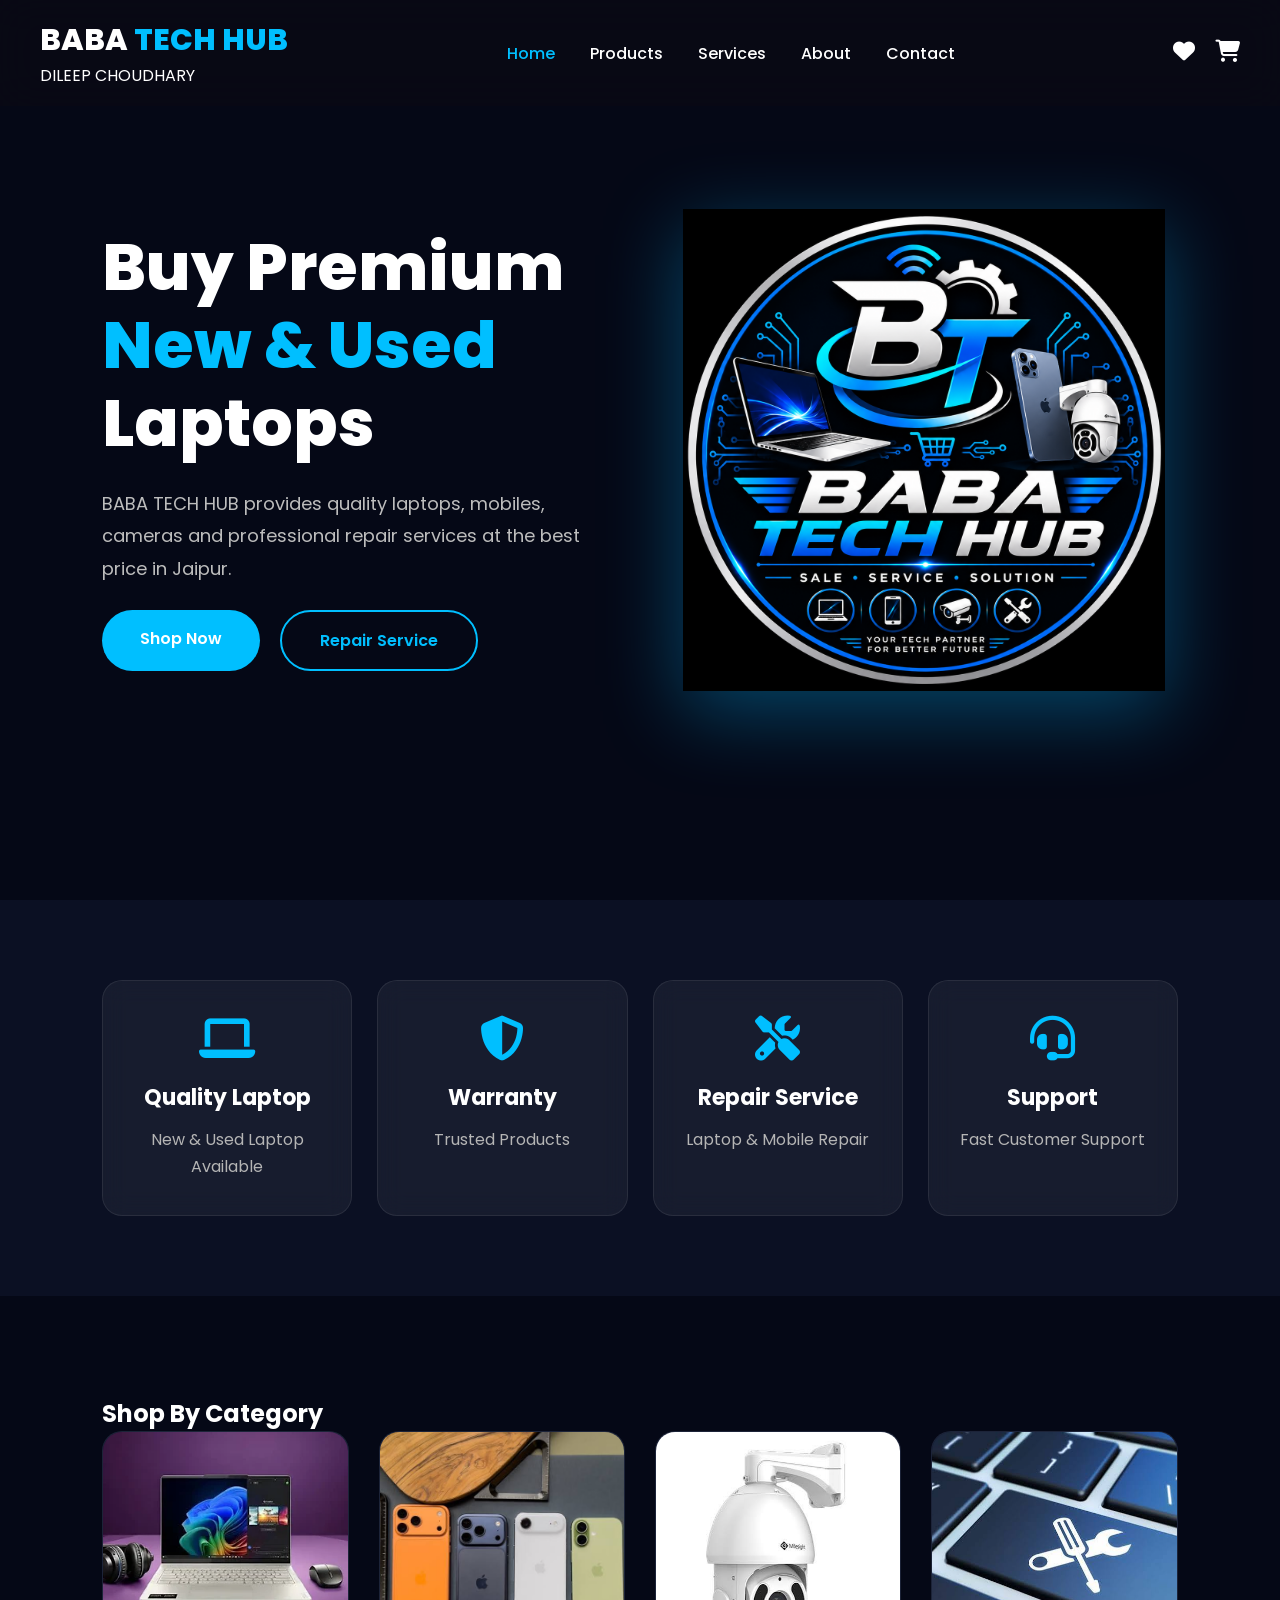
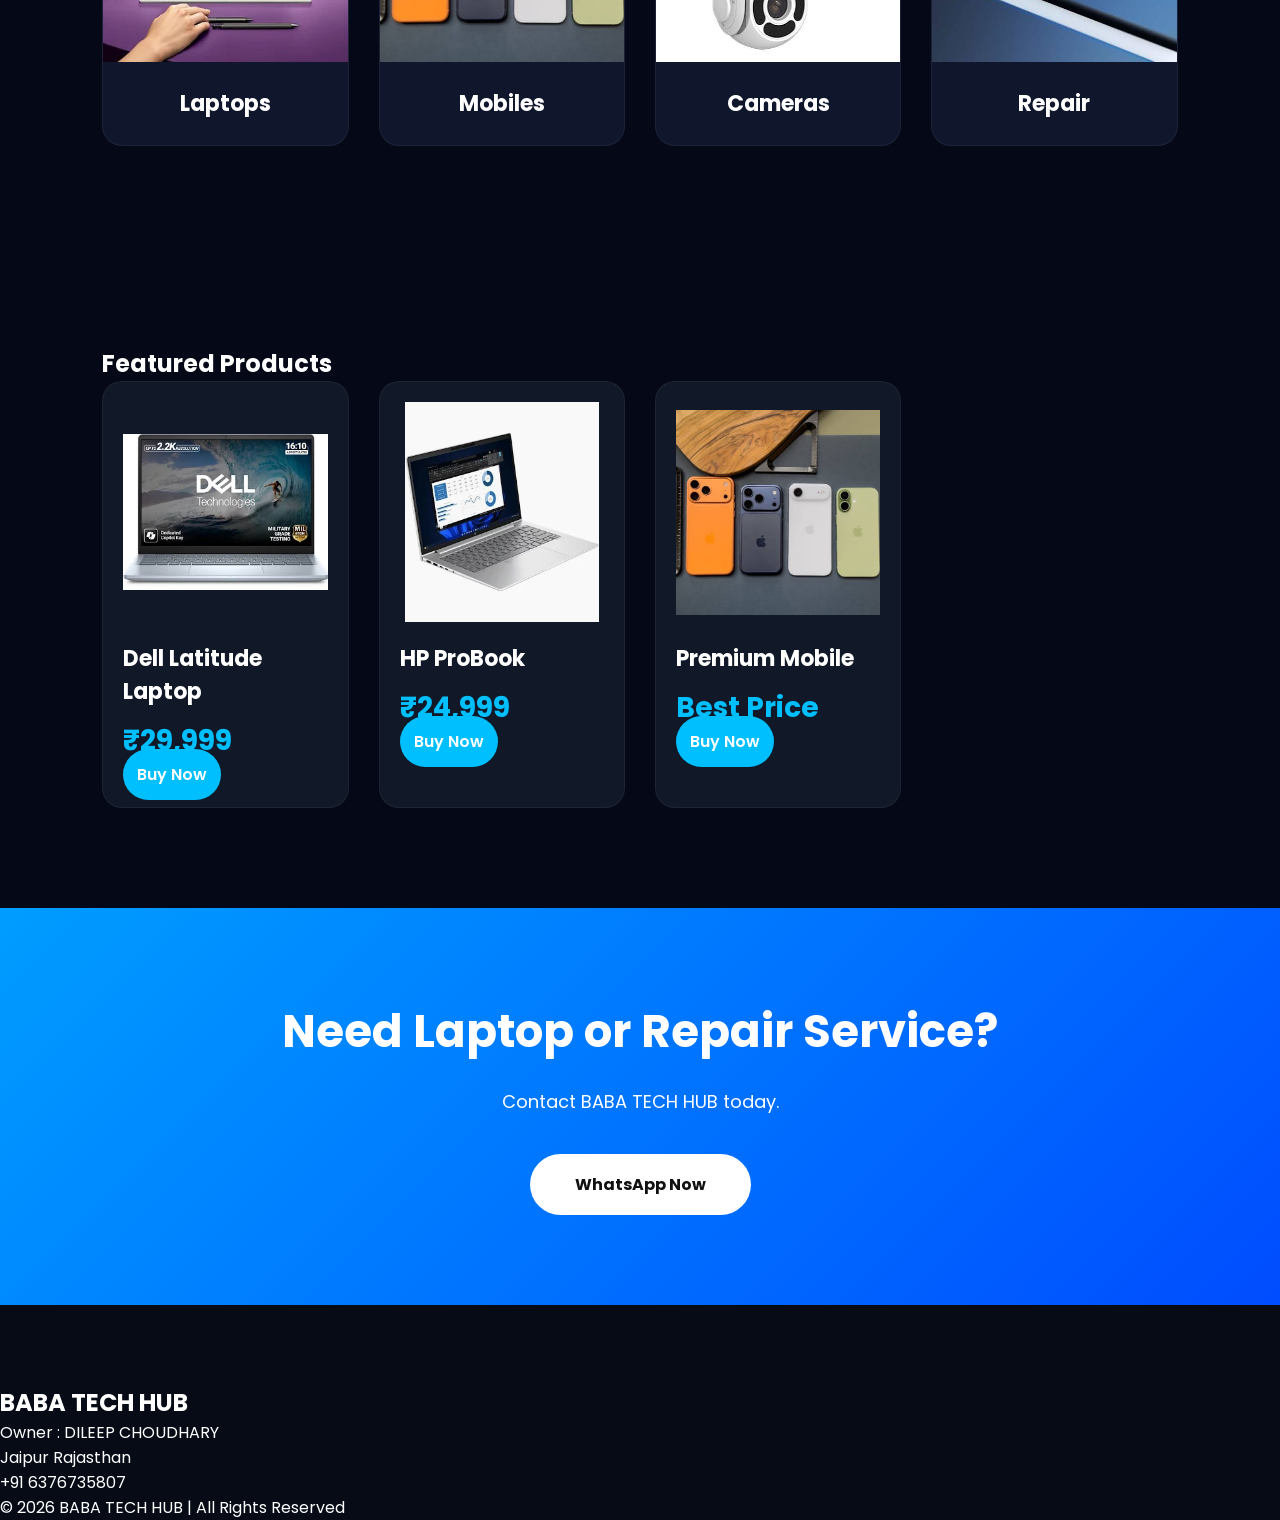
<file: index.html>
<!DOCTYPE html>
<html lang="en">

<head>

<meta charset="UTF-8">
<meta name="viewport" content="width=device-width, initial-scale=1.0">

<meta name="google-site-verification" content="r-PW5sBsx-Jl_6HyznqyZMeEhke3URz8mM5YTH2CcD0">

<title>BABA TECH HUB | New & Used Laptop Shop Jaipur</title>

<meta name="description" content="BABA TECH HUB Jaipur - Buy new and second hand laptops, mobiles, cameras and repair services.">


<link rel="stylesheet" href="css/style.css">

<link rel="stylesheet" href="css/responsive.css">


<link rel="stylesheet"
href="https://cdnjs.cloudflare.com/ajax/libs/font-awesome/6.7.2/css/all.min.css">

</head>


<body>


<header>

<nav class="navbar">


<div class="logo">

<h2>
BABA <span>TECH HUB</span>
</h2>

<p>DILEEP CHOUDHARY</p>

</div>



<ul class="nav-links">


<li>
<a href="index.html" class="active">
Home
</a>
</li>


<li>
<a href="products.html">
Products
</a>
</li>


<li>
<a href="services.html">
Services
</a>
</li>


<li>
<a href="about.html">
About
</a>
</li>


<li>
<a href="contact.html">
Contact
</a>
</li>


</ul>



<div class="nav-icons">

<a href="wishlist.html">
<i class="fa-solid fa-heart"></i>
</a>


<a href="cart.html">
<i class="fa-solid fa-cart-shopping"></i>
</a>

</div>


</nav>

</header>




<section class="hero">


<div class="hero-left">


<h1>

Buy Premium

<span>
New & Used
</span>

Laptops

</h1>



<p>

BABA TECH HUB provides quality laptops,
mobiles, cameras and professional repair services
at the best price in Jaipur.

</p>



<div class="hero-buttons">


<a href="products.html" class="btn-primary">
Shop Now
</a>



<a href="services.html" class="btn-secondary">
Repair Service
</a>


</div>


</div>




<div class="hero-right">


<img src="baba.png" alt="BABA TECH HUB Logo">


</div>


</section>






<section class="features">


<div class="feature">

<i class="fa-solid fa-laptop"></i>

<h3>
Quality Laptop
</h3>

<p>
New & Used Laptop Available
</p>

</div>



<div class="feature">

<i class="fa-solid fa-shield-halved"></i>

<h3>
Warranty
</h3>

<p>
Trusted Products
</p>

</div>



<div class="feature">

<i class="fa-solid fa-screwdriver-wrench"></i>

<h3>
Repair Service
</h3>

<p>
Laptop & Mobile Repair
</p>

</div>



<div class="feature">

<i class="fa-solid fa-headset"></i>

<h3>
Support
</h3>

<p>
Fast Customer Support
</p>

</div>


</section>






<section class="categories">


<h2>
Shop By Category
</h2>



<div class="category-grid">



<div class="category-card">

<img src="shopping.png" alt="Laptops">

<h3>
Laptops
</h3>

</div>




<div class="category-card">

<img src="iphone.png" alt="iPhone">

<h3>
Mobiles
</h3>

</div>




<div class="category-card">

<img src="camera.png" alt="Camera">

<h3>
Cameras
</h3>

</div>




<div class="category-card">

<img src="services.png" alt="Repair">

<h3>
Repair
</h3>

</div>


</div>


</section>






<section class="featured-products">


<h2>
Featured Products
</h2>


<div class="products-grid">



<div class="product-card">

<img src="dell.png" alt="Dell Laptop">

<h3>
Dell Latitude Laptop
</h3>

<p class="price">
₹29,999
</p>

<a href="contact.html" class="buy-btn">
Buy Now
</a>

</div>




<div class="product-card">

<img src="hp.png" alt="HP Laptop">

<h3>
HP ProBook
</h3>

<p class="price">
₹24,999
</p>

<a href="contact.html" class="buy-btn">
Buy Now
</a>

</div>




<div class="product-card">

<img src="iphone.png" alt="iPhone">

<h3>
Premium Mobile
</h3>

<p class="price">
Best Price
</p>

<a href="contact.html" class="buy-btn">
Buy Now
</a>

</div>


</div>


</section>






<section class="contact-banner">


<h2>
Need Laptop or Repair Service?
</h2>


<p>
Contact BABA TECH HUB today.
</p>



<a href="https://wa.me/916376735807" class="contact-btn">

WhatsApp Now

</a>


</section>






<footer>


<h2>
BABA TECH HUB
</h2>


<p>
Owner : DILEEP CHOUDHARY
</p>


<p>
Jaipur Rajasthan
</p>


<p>
+91 6376735807
</p>


<p>
© 2026 BABA TECH HUB | All Rights Reserved
</p>


</footer>



<script src="js/script.js"></script>


</body>

</html>
</file>
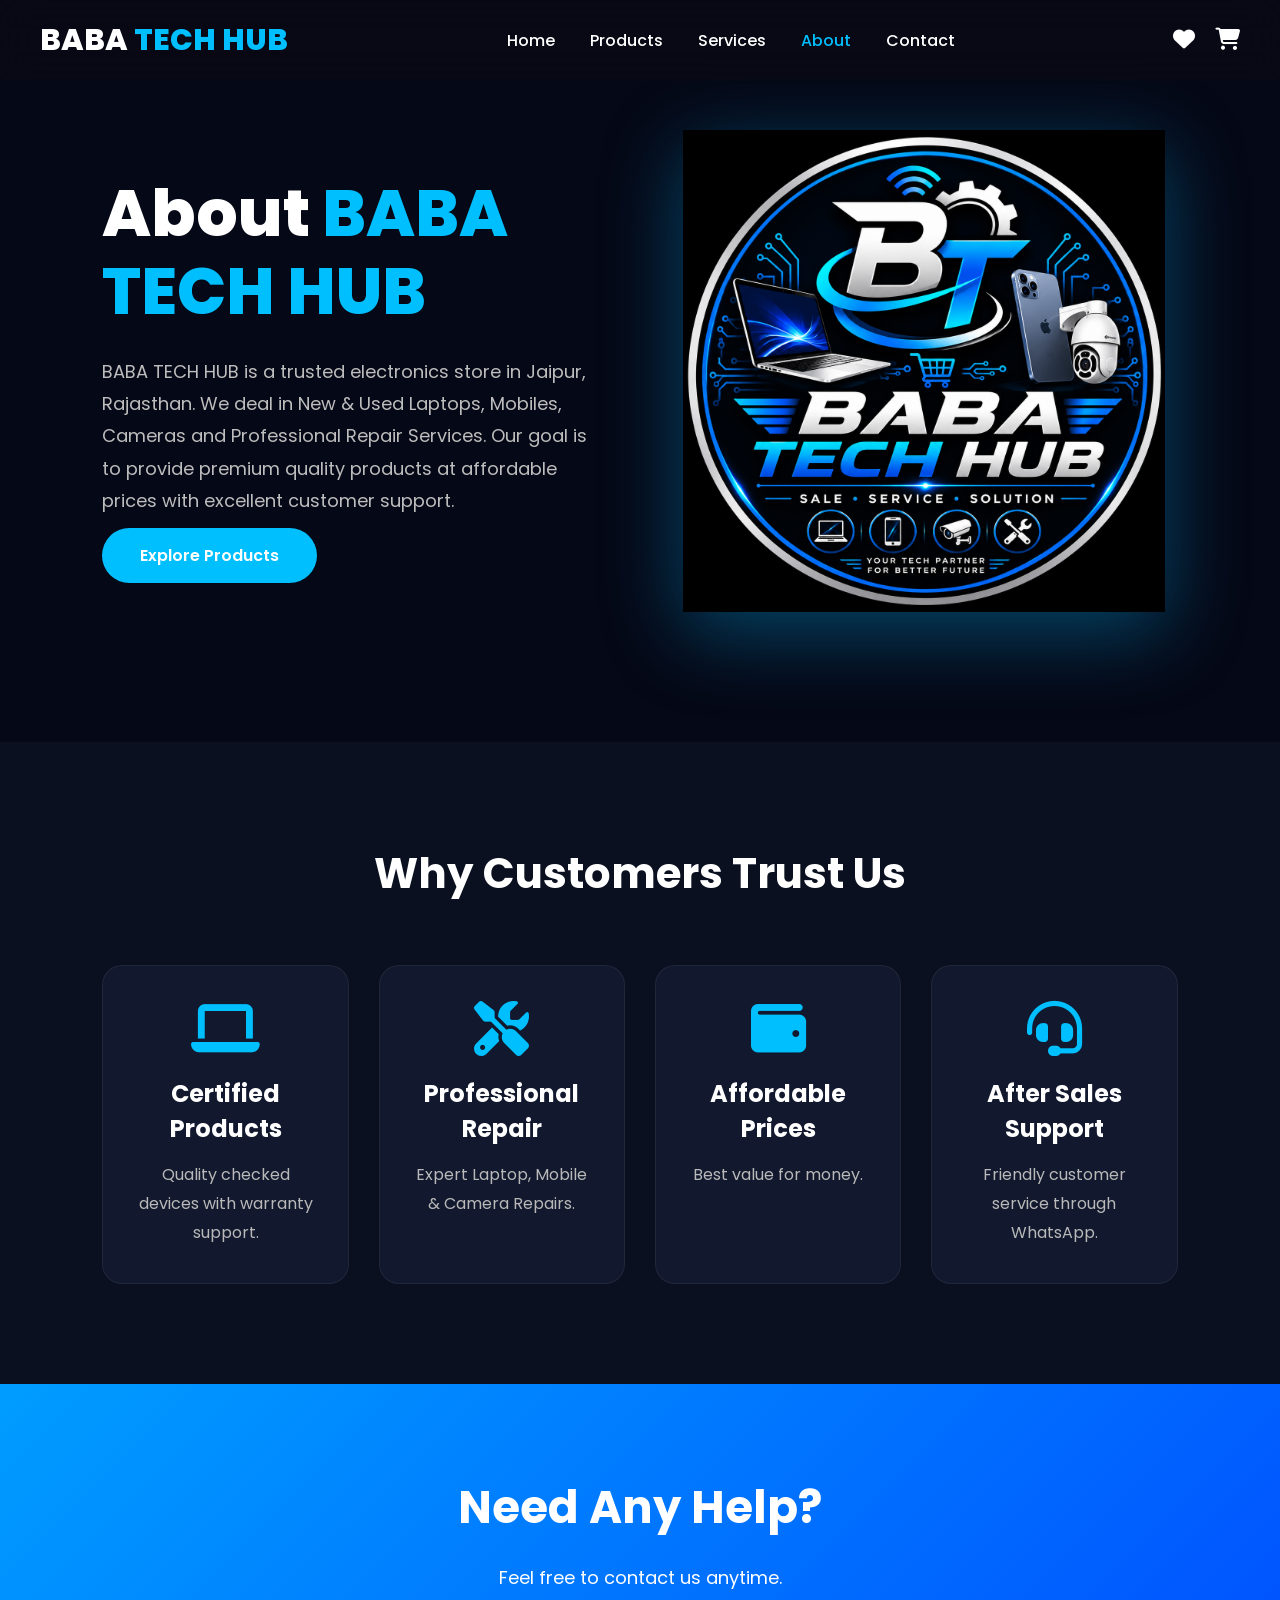
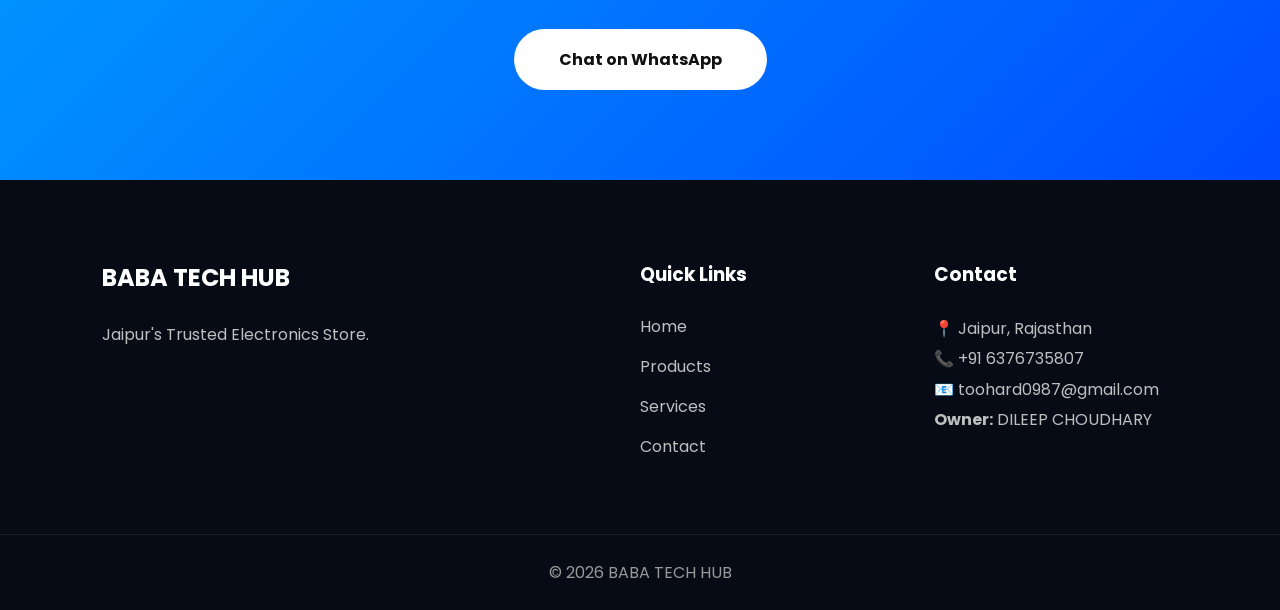
<file: about.html>
<!DOCTYPE html>
<html lang="en">

<head>

<meta charset="UTF-8">
<meta name="viewport" content="width=device-width, initial-scale=1.0">

<title>About Us | BABA TECH HUB</title>

<link rel="stylesheet" href="css/style.css">
<link rel="stylesheet" href="css/responsive.css">

<link rel="stylesheet"
href="https://cdnjs.cloudflare.com/ajax/libs/font-awesome/6.7.2/css/all.min.css">

</head>

<body>

<header>

<nav class="navbar">

<div class="logo">

<h2>BABA <span>TECH HUB</span></h2>

</div>

<ul class="nav-links">

<li><a href="index.html">Home</a></li>
<li><a href="products.html">Products</a></li>
<li><a href="services.html">Services</a></li>
<li><a href="about.html" class="active">About</a></li>
<li><a href="contact.html">Contact</a></li>

</ul>

<div class="nav-icons">

<a href="wishlist.html">

<i class="fa-solid fa-heart"></i>

</a>

<a href="cart.html">

<i class="fa-solid fa-cart-shopping"></i>

</a>

</div>

</nav>

</header>

<section class="hero" style="min-height:70vh;">

<div class="hero-left">

<h1>About <span>BABA TECH HUB</span></h1>

<p>

BABA TECH HUB is a trusted electronics store in Jaipur, Rajasthan.

We deal in New & Used Laptops, Mobiles, Cameras and Professional Repair Services.

Our goal is to provide premium quality products at affordable prices with excellent customer support.

</p>

<a href="products.html" class="btn-primary">

Explore Products

</a>

</div>

<div class="hero-right">

<img src="baba.png" alt="About">

</div>

</section>

<section class="why-us">

<div class="section-title">

<h2>Why Customers Trust Us</h2>

</div>

<div class="why-grid">

<div class="why-card">

<i class="fa-solid fa-laptop"></i>

<h3>Certified Products</h3>

<p>

Quality checked devices with warranty support.

</p>

</div>

<div class="why-card">

<i class="fa-solid fa-screwdriver-wrench"></i>

<h3>Professional Repair</h3>

<p>

Expert Laptop, Mobile & Camera Repairs.

</p>

</div>

<div class="why-card">

<i class="fa-solid fa-wallet"></i>

<h3>Affordable Prices</h3>

<p>

Best value for money.

</p>

</div>

<div class="why-card">

<i class="fa-solid fa-headset"></i>

<h3>After Sales Support</h3>

<p>

Friendly customer service through WhatsApp.

</p>

</div>

</div>

</section>

<section class="contact-banner">

<h2>Need Any Help?</h2>

<p>

Feel free to contact us anytime.

</p>

<a href="https://wa.me/916376735807"

class="contact-btn">

Chat on WhatsApp

</a>

</section>

<footer>

<div class="footer-container">

<div class="footer-box">

<h2>BABA TECH HUB</h2>

<p>

Jaipur's Trusted Electronics Store.

</p>

</div>

<div class="footer-box">

<h3>Quick Links</h3>

<ul>

<li><a href="index.html">Home</a></li>

<li><a href="products.html">Products</a></li>

<li><a href="services.html">Services</a></li>

<li><a href="contact.html">Contact</a></li>

</ul>

</div>

<div class="footer-box">

<h3>Contact</h3>

<p>📍 Jaipur, Rajasthan</p>

<p>📞 +91 6376735807</p>

<p>📧 toohard0987@gmail.com</p>
  <p>

<b>Owner:</b> DILEEP CHOUDHARY<br>

</p>

</div>

</div>

<div class="footer-bottom">

© 2026 BABA TECH HUB

</div>

</footer>

<script src="js/script.js"></script>

</body>

</html>
</file>
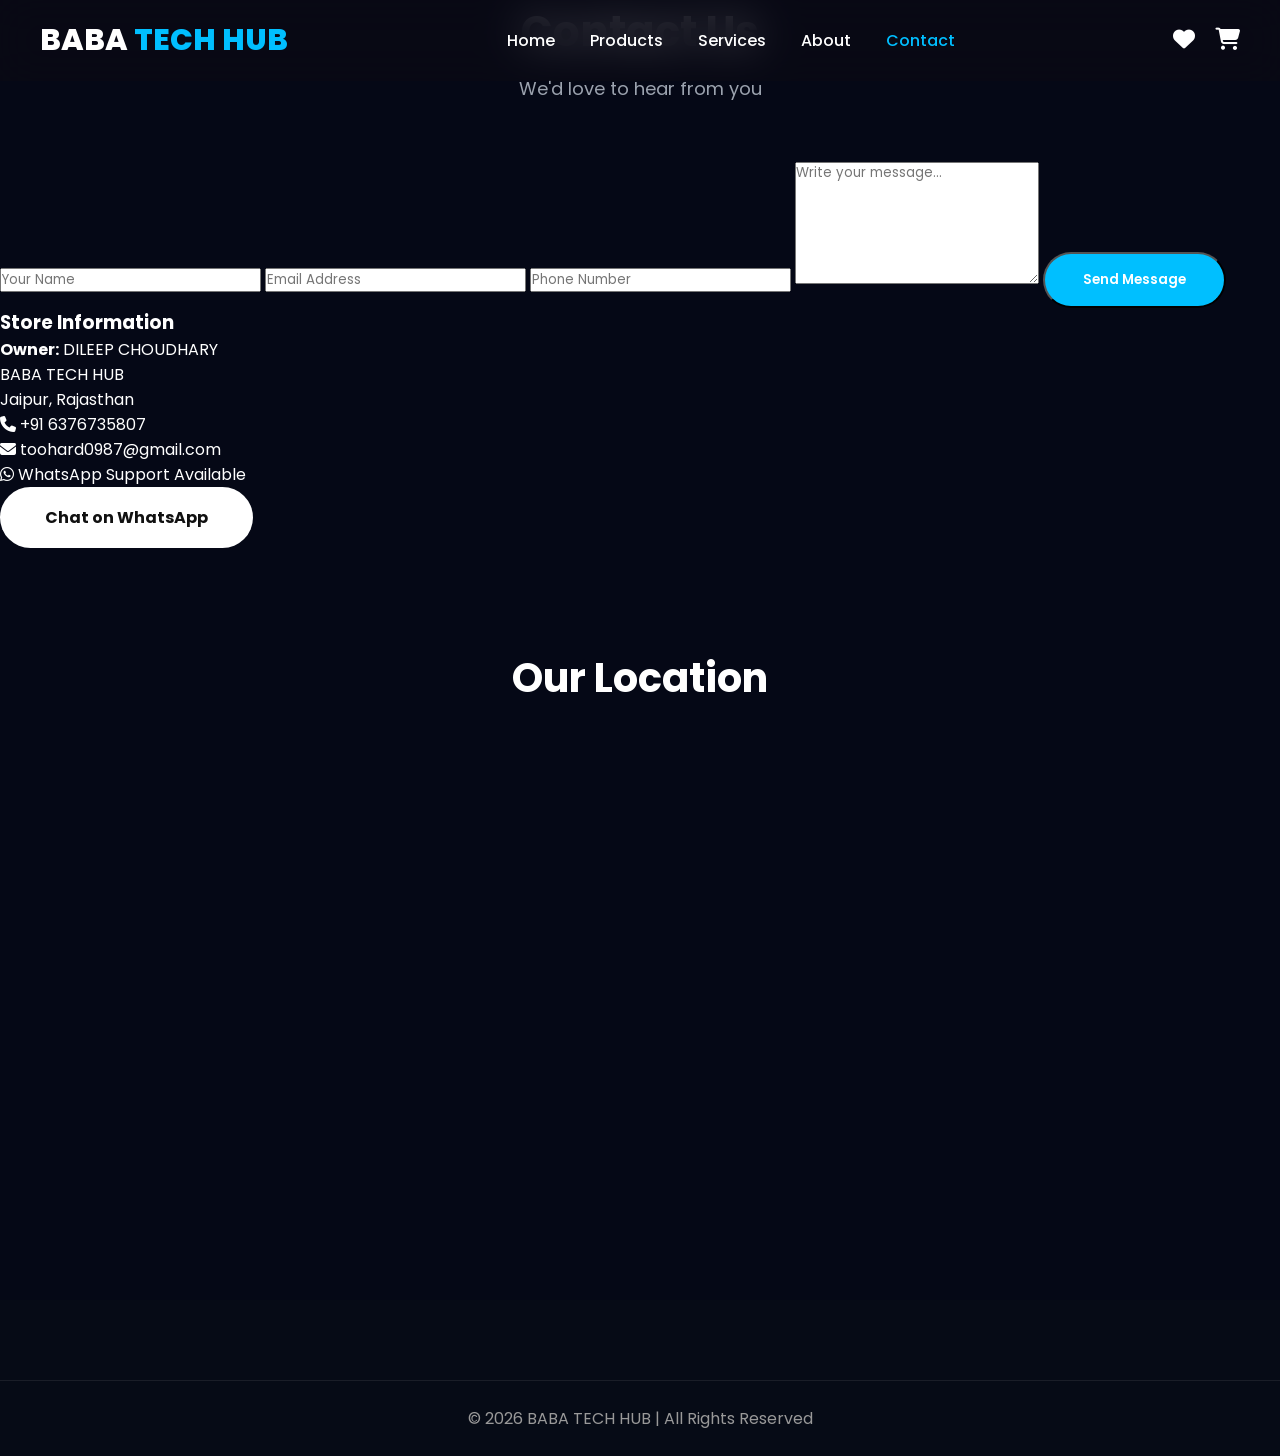
<file: contact.html>
<!DOCTYPE html>
<html lang="en">
<head>

<meta charset="UTF-8">
<meta name="viewport" content="width=device-width, initial-scale=1.0">

<title>Contact | BABA TECH HUB</title>

<link rel="stylesheet" href="css/style.css">
<link rel="stylesheet" href="css/responsive.css">

<link rel="stylesheet"
href="https://cdnjs.cloudflare.com/ajax/libs/font-awesome/6.7.2/css/all.min.css">

</head>

<body>

<header>

<nav class="navbar">

<div class="logo">
<h2>BABA <span>TECH HUB</span></h2>
</div>

<ul class="nav-links">

<li><a href="index.html">Home</a></li>

<li><a href="products.html">Products</a></li>

<li><a href="services.html">Services</a></li>

<li><a href="about.html">About</a></li>

<li><a href="contact.html" class="active">Contact</a></li>

</ul>

<div class="nav-icons">

<a href="wishlist.html">

<i class="fa-solid fa-heart"></i>

</a>

<a href="cart.html">

<i class="fa-solid fa-cart-shopping"></i>

</a>

</div>

</nav>

</header>

<section class="contact-page">

<div class="section-title">

<h2>Contact Us</h2>

<p>We'd love to hear from you</p>

</div>

<div class="contact-wrapper">

<div class="contact-form">

<form>

<input type="text" placeholder="Your Name" required>

<input type="email" placeholder="Email Address" required>

<input type="tel" placeholder="Phone Number">

<textarea rows="6" placeholder="Write your message..."></textarea>

<button type="submit" class="btn-primary">

Send Message

</button>

</form>

</div>

<div class="contact-details">

<h3>Store Information</h3>

<p>

<b>Owner:</b> DILEEP CHOUDHARY<br>

BABA TECH HUB<br>

Jaipur, Rajasthan

</p>

<p>

<i class="fa-solid fa-phone"></i>

+91 6376735807

</p>

<p>

<i class="fa-solid fa-envelope"></i>

toohard0987@gmail.com

</p>



<p>

<i class="fa-brands fa-whatsapp"></i>

WhatsApp Support Available

</p>

<a href="https://wa.me/916376735807"

class="contact-btn"

target="_blank">

Chat on WhatsApp

</a>

</div>

</div>

</section>

<section class="map-section">

<h2>Our Location</h2>

<iframe
src="https://maps.google.com/maps?q=Jaipur%20Rajasthan&t=&z=13&ie=UTF8&iwloc=&output=embed"
allowfullscreen
loading="lazy">

</iframe>

</section>

<footer>

<div class="footer-bottom">

© 2026 BABA TECH HUB | All Rights Reserved

</div>

</footer>

<script src="js/script.js"></script>

</body>

</html>
</file>
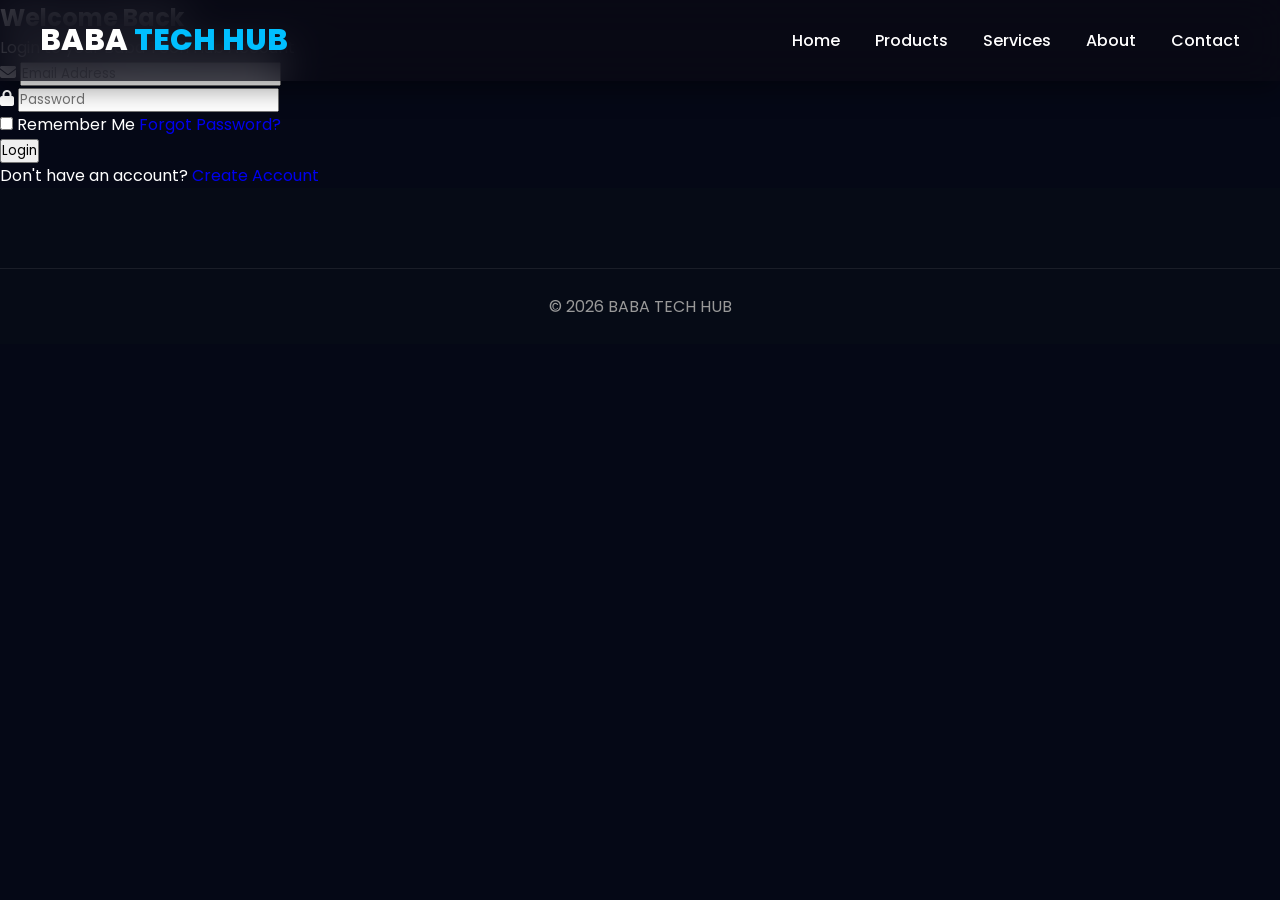
<file: login.html>
<!DOCTYPE html>
<html lang="en">

<head>

<meta charset="UTF-8">
<meta name="viewport" content="width=device-width, initial-scale=1.0">

<title>Login | BABA TECH HUB</title>

<link rel="stylesheet" href="css/style.css">
<link rel="stylesheet" href="css/responsive.css">

<link rel="stylesheet"
href="https://cdnjs.cloudflare.com/ajax/libs/font-awesome/6.7.2/css/all.min.css">

</head>

<body>

<header>

<nav class="navbar">

<div class="logo">

<h2>BABA <span>TECH HUB</span></h2>

</div>

<ul class="nav-links">

<li><a href="index.html">Home</a></li>
<li><a href="products.html">Products</a></li>
<li><a href="services.html">Services</a></li>
<li><a href="about.html">About</a></li>
<li><a href="contact.html">Contact</a></li>

</ul>

</nav>

</header>

<section class="login-page">

<div class="login-box">

<h2>Welcome Back</h2>

<p>

Login to your Baba Tech Hub Account

</p>

<form>

<div class="input-box">

<i class="fa-solid fa-envelope"></i>

<input
type="email"
placeholder="Email Address"
required>

</div>

<div class="input-box">

<i class="fa-solid fa-lock"></i>

<input
type="password"
placeholder="Password"
required>

</div>

<div class="remember">

<label>

<input type="checkbox">

Remember Me

</label>

<a href="#">

Forgot Password?

</a>

</div>

<button
class="login-button"
type="submit">

Login

</button>

<p class="register-text">

Don't have an account?

<a href="signup.html">

Create Account

</a>

</p>

</form>

</div>

</section>

<footer>

<div class="footer-bottom">

© 2026 BABA TECH HUB

</div>

</footer>

<script src="js/script.js"></script>

</body>

</html>
</file>
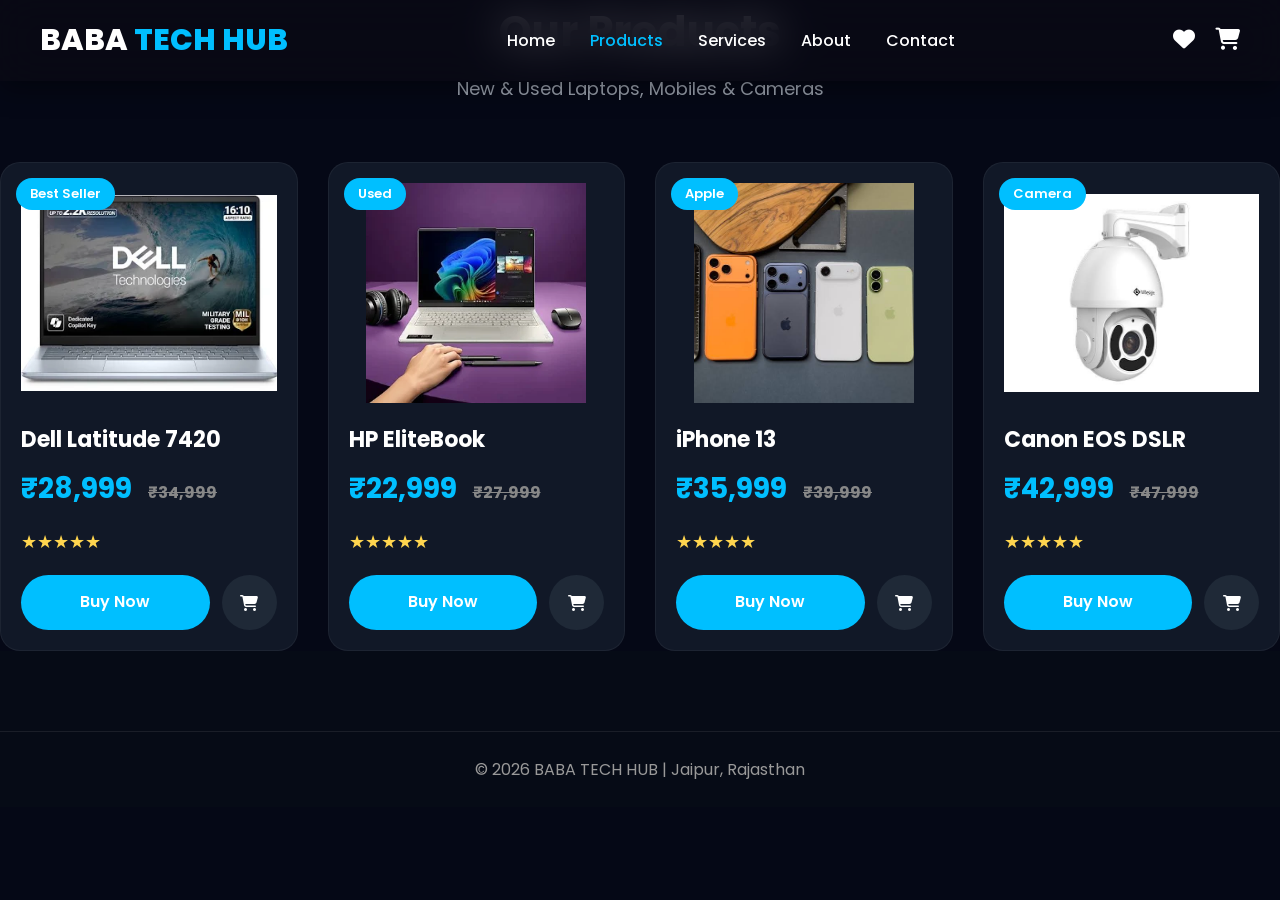
<file: products.html>
<!DOCTYPE html>
<html lang="en">

<head>

<meta charset="UTF-8">

<meta name="viewport" content="width=device-width, initial-scale=1.0">

<title>Products | BABA TECH HUB</title>

<link rel="stylesheet" href="css/style.css">
<link rel="stylesheet" href="css/responsive.css">

<link rel="stylesheet"
href="https://cdnjs.cloudflare.com/ajax/libs/font-awesome/6.7.2/css/all.min.css">

</head>

<body>

<header>

<nav class="navbar">

<div class="logo">

<h2>BABA <span>TECH HUB</span></h2>

</div>

<ul class="nav-links">

<li><a href="index.html">Home</a></li>

<li><a href="products.html" class="active">Products</a></li>

<li><a href="services.html">Services</a></li>

<li><a href="about.html">About</a></li>

<li><a href="contact.html">Contact</a></li>

</ul>

<div class="nav-icons">

<a href="wishlist.html">

<i class="fa-solid fa-heart"></i>

</a>

<a href="cart.html">

<i class="fa-solid fa-cart-shopping"></i>

</a>

</div>

</nav>

</header>

<section class="products-page">

<div class="section-title">

<h2>Our Products</h2>

<p>New & Used Laptops, Mobiles & Cameras</p>

</div>

<div class="products-grid">

<div class="product-card">

<span class="badge">Best Seller</span>

<img src="dell.png" alt="Dell">

<h3>Dell Latitude 7420</h3>

<p class="price">₹28,999 <span>₹34,999</span></p>

<div class="rating">★★★★★</div>

<div class="product-buttons">

<a href="https://wa.me/916376735807" class="buy-btn">

Buy Now

</a>

<a href="cart.html" class="cart-btn">

<i class="fa fa-cart-shopping"></i>

</a>

</div>

</div>

<div class="product-card">

<span class="badge">Used</span>

<img src="shopping.png" alt="Dell">

<h3>HP EliteBook</h3>

<p class="price">₹22,999 <span>₹27,999</span></p>

<div class="rating">★★★★★</div>

<div class="product-buttons">

<a href="https://wa.me/916376735807" class="buy-btn">

Buy Now

</a>

<a href="cart.html" class="cart-btn">

<i class="fa fa-cart-shopping"></i>

</a>

</div>

</div>

<div class="product-card">

<span class="badge">Apple</span>

<img src="iphone.png" alt="iPhone">

<h3>iPhone 13</h3>

<p class="price">₹35,999 <span>₹39,999</span></p>

<div class="rating">★★★★★</div>

<div class="product-buttons">

<a href="https://wa.me/916376735807" class="buy-btn">

Buy Now

</a>

<a href="cart.html" class="cart-btn">

<i class="fa fa-cart-shopping"></i>

</a>

</div>

</div>

<div class="product-card">

<span class="badge">Camera</span>

<img src="camera.png" alt="Camera">

<h3>Canon EOS DSLR</h3>

<p class="price">₹42,999 <span>₹47,999</span></p>

<div class="rating">★★★★★</div>

<div class="product-buttons">

<a href="https://wa.me/916376735807" class="buy-btn">

Buy Now

</a>

<a href="cart.html" class="cart-btn">

<i class="fa fa-cart-shopping"></i>

</a>

</div>

</div>

</div>

</section>

<footer>

<div class="footer-bottom">

© 2026 BABA TECH HUB | Jaipur, Rajasthan

</div>

</footer>

<script src="js/script.js"></script>

</body>

</html>
</file>
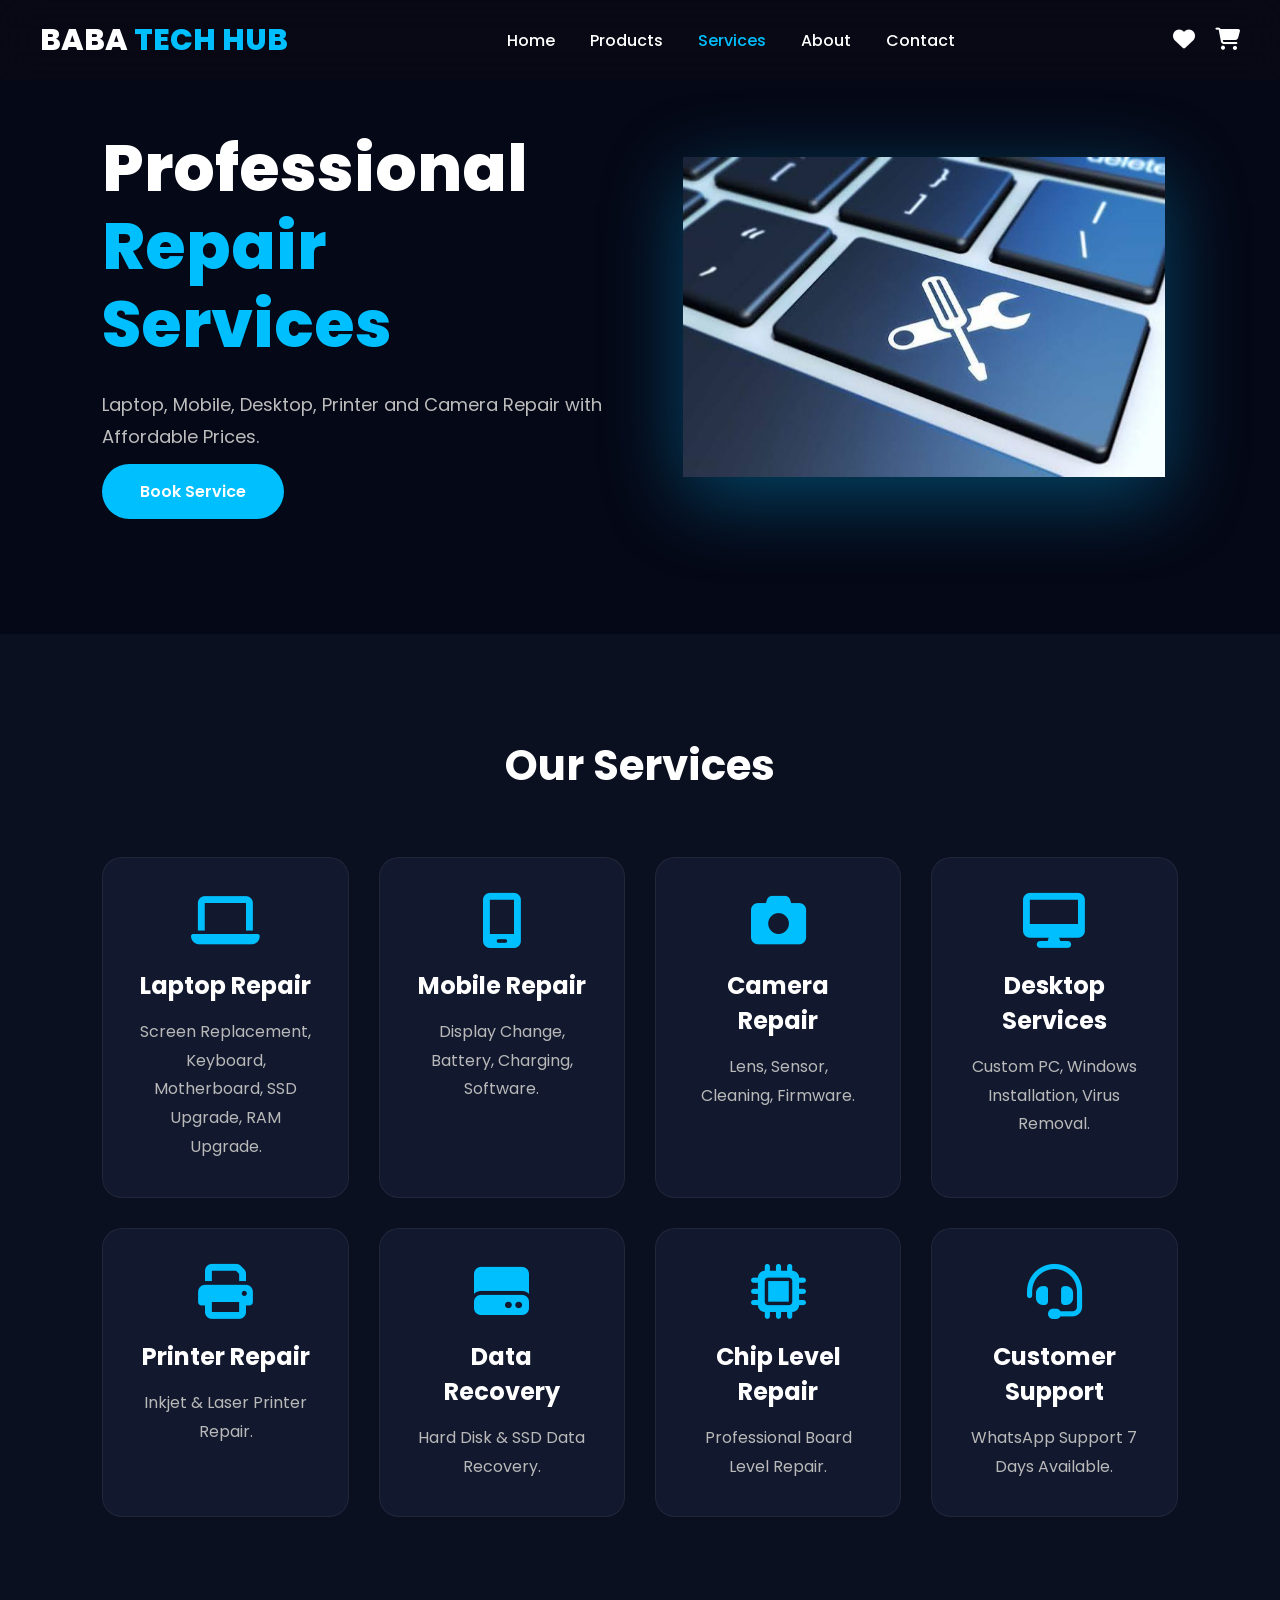
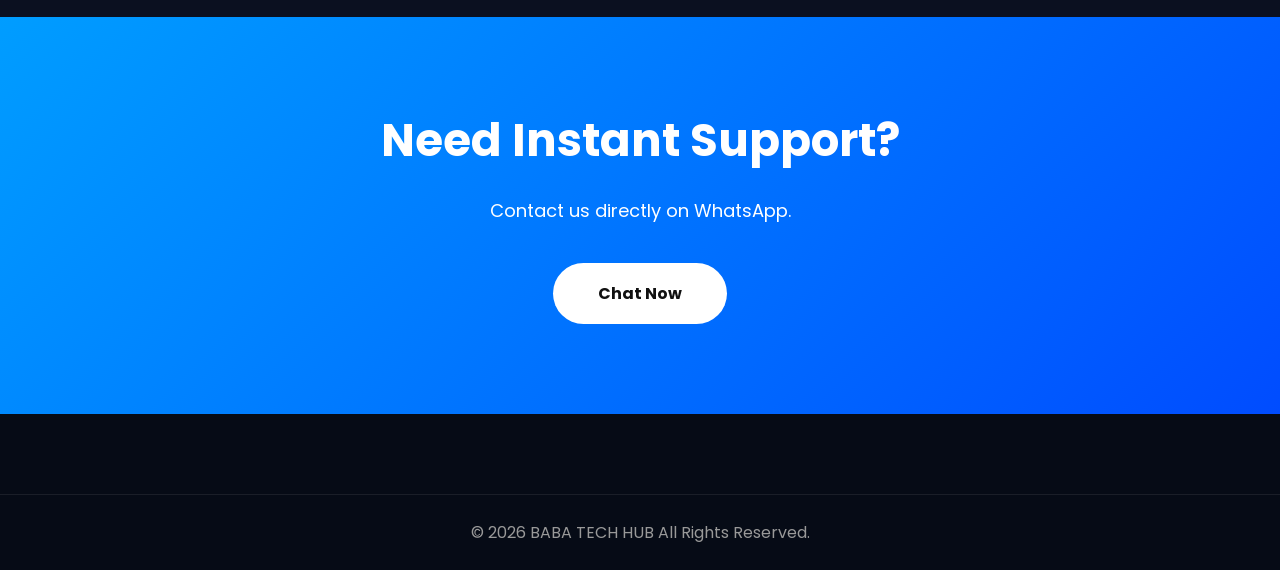
<file: services.html>
<!DOCTYPE html>
<html lang="en">

<head>

<meta charset="UTF-8">
<meta name="viewport" content="width=device-width, initial-scale=1.0">

<title>Services | BABA TECH HUB</title>

<link rel="stylesheet" href="css/style.css">
<link rel="stylesheet" href="css/responsive.css">

<link rel="stylesheet"
href="https://cdnjs.cloudflare.com/ajax/libs/font-awesome/6.7.2/css/all.min.css">

</head>

<body>

<header>

<nav class="navbar">

<div class="logo">

<h2>BABA <span>TECH HUB</span></h2>

</div>

<ul class="nav-links">

<li><a href="index.html">Home</a></li>
<li><a href="products.html">Products</a></li>
<li><a href="services.html" class="active">Services</a></li>
<li><a href="about.html">About</a></li>
<li><a href="contact.html">Contact</a></li>

</ul>

<div class="nav-icons">

<a href="wishlist.html">
<i class="fa-solid fa-heart"></i>
</a>

<a href="cart.html">
<i class="fa-solid fa-cart-shopping"></i>
</a>

</div>

</nav>

</header>

<section class="hero" style="min-height:60vh;">

<div class="hero-left">

<h1>Professional <span>Repair Services</span></h1>

<p>

Laptop, Mobile, Desktop, Printer and Camera Repair with
Affordable Prices.

</p>

<a href="https://wa.me/916376735807"
class="btn-primary">

Book Service

</a>

</div>

<div class="hero-right">

<img src="services.png">

</div>

</section>

<section class="why-us">

<div class="section-title">

<h2>Our Services</h2>

</div>

<div class="why-grid">

<div class="why-card">

<i class="fa-solid fa-laptop"></i>

<h3>Laptop Repair</h3>

<p>

Screen Replacement,
Keyboard,
Motherboard,
SSD Upgrade,
RAM Upgrade.

</p>

</div>

<div class="why-card">

<i class="fa-solid fa-mobile-screen"></i>

<h3>Mobile Repair</h3>

<p>

Display Change,
Battery,
Charging,
Software.

</p>

</div>

<div class="why-card">

<i class="fa-solid fa-camera"></i>

<h3>Camera Repair</h3>

<p>

Lens,
Sensor,
Cleaning,
Firmware.

</p>

</div>

<div class="why-card">

<i class="fa-solid fa-desktop"></i>

<h3>Desktop Services</h3>

<p>

Custom PC,
Windows Installation,
Virus Removal.

</p>

</div>

<div class="why-card">

<i class="fa-solid fa-print"></i>

<h3>Printer Repair</h3>

<p>

Inkjet &
Laser Printer Repair.

</p>

</div>

<div class="why-card">

<i class="fa-solid fa-hard-drive"></i>

<h3>Data Recovery</h3>

<p>

Hard Disk &
SSD Data Recovery.

</p>

</div>

<div class="why-card">

<i class="fa-solid fa-microchip"></i>

<h3>Chip Level Repair</h3>

<p>

Professional Board Level Repair.

</p>

</div>

<div class="why-card">

<i class="fa-solid fa-headset"></i>

<h3>Customer Support</h3>

<p>

WhatsApp Support
7 Days Available.

</p>

</div>

</div>

</section>

<section class="contact-banner">

<h2>Need Instant Support?</h2>

<p>

Contact us directly on WhatsApp.

</p>

<a href="https://wa.me/916376735807"

class="contact-btn">

Chat Now

</a>

</section>

<footer>

<div class="footer-bottom">

© 2026 BABA TECH HUB

All Rights Reserved.

</div>

</footer>

<script src="js/script.js"></script>

</body>

</html>
</file>
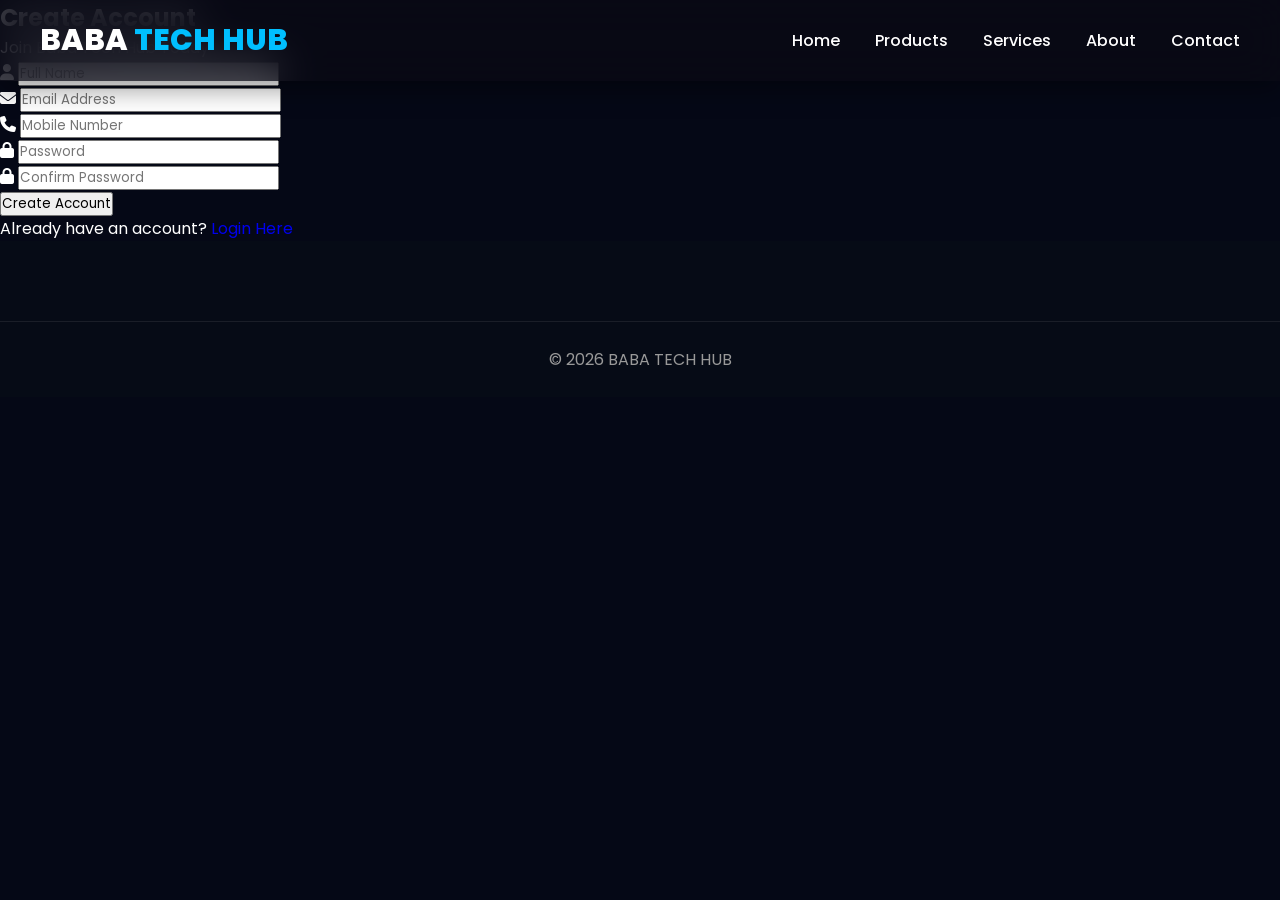
<file: signup.html>
<!DOCTYPE html>
<html lang="en">
<head>

<meta charset="UTF-8">
<meta name="viewport" content="width=device-width, initial-scale=1.0">

<title>Create Account | BABA TECH HUB</title>

<link rel="stylesheet" href="css/style.css">
<link rel="stylesheet" href="css/responsive.css">

<link rel="stylesheet"
href="https://cdnjs.cloudflare.com/ajax/libs/font-awesome/6.7.2/css/all.min.css">

</head>

<body>

<header>

<nav class="navbar">

<div class="logo">

<h2>BABA <span>TECH HUB</span></h2>

</div>

<ul class="nav-links">

<li><a href="index.html">Home</a></li>
<li><a href="products.html">Products</a></li>
<li><a href="services.html">Services</a></li>
<li><a href="about.html">About</a></li>
<li><a href="contact.html">Contact</a></li>

</ul>

</nav>

</header>

<section class="login-page">

<div class="login-box">

<h2>Create Account</h2>

<p>

Join Baba Tech Hub Today

</p>

<form>

<div class="input-box">

<i class="fa-solid fa-user"></i>

<input
type="text"
placeholder="Full Name"
required>

</div>

<div class="input-box">

<i class="fa-solid fa-envelope"></i>

<input
type="email"
placeholder="Email Address"
required>

</div>

<div class="input-box">

<i class="fa-solid fa-phone"></i>

<input
type="tel"
placeholder="Mobile Number"
required>

</div>

<div class="input-box">

<i class="fa-solid fa-lock"></i>

<input
type="password"
placeholder="Password"
required>

</div>

<div class="input-box">

<i class="fa-solid fa-lock"></i>

<input
type="password"
placeholder="Confirm Password"
required>

</div>

<button
class="login-button"
type="submit">

Create Account

</button>

<p class="register-text">

Already have an account?

<a href="login.html">

Login Here

</a>

</p>

</form>

</div>

</section>

<footer>

<div class="footer-bottom">

© 2026 BABA TECH HUB

</div>

</footer>

<script src="js/script.js"></script>

</body>

</html>
</file>
<file: css/style.css>
/* =======================================
   BABA TECH HUB
   Premium Dark Theme
======================================= */

@import url('https://fonts.googleapis.com/css2?family=Poppins:wght@300;400;500;600;700;800&display=swap');

*{
margin:0;
padding:0;
box-sizing:border-box;
font-family:'Poppins',sans-serif;
scroll-behavior:smooth;
}

body{

background:#050816;
color:#fff;
overflow-x:hidden;

}

img{

max-width:100%;
display:block;

}

a{

text-decoration:none;

}

ul{

list-style:none;

}

/* Scrollbar */

::-webkit-scrollbar{

width:10px;

}

::-webkit-scrollbar-track{

background:#111827;

}

::-webkit-scrollbar-thumb{

background:#00b7ff;
border-radius:20px;

}

/* Navbar */

header{

width:100%;
position:fixed;
top:0;
left:0;
z-index:999;
background:rgba(10,10,20,.75);
backdrop-filter:blur(20px);
box-shadow:0 8px 25px rgba(0,0,0,.4);

}

.navbar{

max-width:1300px;
margin:auto;
display:flex;
align-items:center;
justify-content:space-between;
padding:18px 40px;

}

.logo h2{

font-size:30px;
font-weight:800;
color:white;

}

.logo span{

color:#00bfff;

}

.nav-links{

display:flex;
gap:35px;

}

.nav-links a{

color:white;
font-size:16px;
font-weight:500;
transition:.35s;

}

.nav-links a:hover{

color:#00bfff;

}

.active{

color:#00bfff !important;

}

.nav-icons{

display:flex;
align-items:center;
gap:20px;

}

.nav-icons i{

font-size:22px;
color:white;
cursor:pointer;
transition:.3s;

}

.nav-icons i:hover{

color:#00bfff;
transform:scale(1.15);

}

.login-btn{

padding:11px 24px;
border-radius:40px;
background:#00bfff;
color:white;
font-weight:600;
transition:.3s;

}

.login-btn:hover{

background:white;
color:#111;

}

/* Hero */

.hero{

min-height:100vh;
display:flex;
justify-content:space-between;
align-items:center;
padding:130px 8%;
gap:60px;

}

.hero-left{

flex:1;

}

.hero-left h1{

font-size:65px;
line-height:1.2;
font-weight:800;

}

.hero-left span{

color:#00bfff;

}

.hero-left p{

margin:25px 0;
font-size:18px;
color:#bdbdbd;
line-height:1.8;

}

.hero-buttons{

display:flex;
gap:20px;

}

.btn-primary{

padding:16px 38px;
background:#00bfff;
color:white;
border-radius:40px;
font-weight:600;
transition:.35s;

}

.btn-primary:hover{

transform:translateY(-5px);

box-shadow:0 15px 35px rgba(0,183,255,.45);

}

.btn-secondary{

padding:16px 38px;
border:2px solid #00bfff;
color:#00bfff;
border-radius:40px;
font-weight:600;
transition:.35s;

}

.btn-secondary:hover{

background:#00bfff;
color:white;

}

.hero-right{

flex:1;
display:flex;
justify-content:center;

}

.hero-right img{

width:95%;
animation:float 4s ease-in-out infinite;
filter:drop-shadow(0 20px 40px rgba(0,183,255,.35));

}

@keyframes float{

0%{transform:translateY(0);}
50%{transform:translateY(-20px);}
100%{transform:translateY(0);}

}
/*=========================
FEATURES
=========================*/

.features{

display:grid;
grid-template-columns:repeat(4,1fr);
gap:25px;
padding:80px 8%;
background:#0b1023;

}

.feature{

background:rgba(255,255,255,.05);
border:1px solid rgba(255,255,255,.08);
padding:35px 25px;
text-align:center;
border-radius:20px;
transition:.4s;
backdrop-filter:blur(12px);

}

.feature:hover{

transform:translateY(-12px);
border-color:#00bfff;
box-shadow:0 20px 40px rgba(0,191,255,.25);

}

.feature i{

font-size:45px;
color:#00bfff;
margin-bottom:20px;

}

.feature h3{

font-size:22px;
margin-bottom:12px;

}

.feature p{

color:#b5b5b5;
line-height:1.7;

}

/*=========================
SECTION TITLE
=========================*/

.section-title{

text-align:center;
margin-bottom:60px;

}

.section-title h2{

font-size:42px;
font-weight:700;

}

.section-title p{

margin-top:12px;
color:#9ca3af;
font-size:18px;

}

/*=========================
CATEGORY
=========================*/

.categories{

padding:100px 8%;

}

.category-grid{

display:grid;
grid-template-columns:repeat(4,1fr);
gap:30px;

}

.category-card{

background:#10172d;
border-radius:20px;
overflow:hidden;
transition:.4s;
cursor:pointer;
border:1px solid rgba(255,255,255,.05);

}

.category-card:hover{

transform:translateY(-12px);
box-shadow:0 25px 45px rgba(0,191,255,.25);

}

.category-card img{

height:230px;
width:100%;
object-fit:cover;

}

.category-card h3{

padding:25px;
font-size:22px;
text-align:center;

}

/*=========================
PRODUCTS
=========================*/

.featured-products{

padding:100px 8%;

}

.products-grid{

display:grid;
grid-template-columns:repeat(4,1fr);
gap:30px;

}

.product-card{

position:relative;
background:#111827;
border-radius:20px;
padding:20px;
overflow:hidden;
transition:.35s;
border:1px solid rgba(255,255,255,.05);

}

.product-card:hover{

transform:translateY(-10px);
box-shadow:0 20px 40px rgba(0,191,255,.25);

}

.product-card img{

height:220px;
width:100%;
object-fit:contain;
margin-bottom:20px;

}

.badge{

position:absolute;
top:15px;
left:15px;
background:#00bfff;
padding:6px 14px;
border-radius:30px;
font-size:13px;
font-weight:600;

}

.product-card h3{

font-size:22px;
margin-bottom:12px;

}

.price{

font-size:28px;
font-weight:700;
color:#00bfff;

}

.price span{

font-size:16px;
margin-left:10px;
text-decoration:line-through;
color:#888;

}

.rating{

margin:18px 0;
color:#ffd54f;
font-size:18px;

}

.product-buttons{

display:flex;
gap:12px;
margin-top:20px;

}

.buy-btn{

flex:1;
background:#00bfff;
color:white;
padding:14px;
border-radius:40px;
text-align:center;
font-weight:600;
transition:.3s;

}

.buy-btn:hover{

background:#0095d9;

}

.cart-btn{

width:55px;
height:55px;
display:flex;
align-items:center;
justify-content:center;
background:#1f2937;
border-radius:50%;
color:white;
transition:.3s;

}

.cart-btn:hover{

background:#00bfff;

}
/*========================================
 WHY CHOOSE US
========================================*/

.why-us{
padding:100px 8%;
background:#0b1020;
}

.why-grid{
display:grid;
grid-template-columns:repeat(4,1fr);
gap:30px;
margin-top:50px;
}

.why-card{
background:#12192e;
padding:35px;
border-radius:20px;
text-align:center;
transition:.35s;
border:1px solid rgba(255,255,255,.06);
}

.why-card:hover{
transform:translateY(-10px);
box-shadow:0 20px 40px rgba(0,191,255,.25);
}

.why-card i{
font-size:55px;
color:#00bfff;
margin-bottom:20px;
}

.why-card h3{
font-size:24px;
margin-bottom:15px;
}

.why-card p{
color:#b9b9b9;
line-height:1.8;
}

/*========================================
 REVIEWS
========================================*/

.reviews{
padding:100px 8%;
}

.review-container{
display:grid;
grid-template-columns:repeat(3,1fr);
gap:30px;
}

.review-card{
background:#12192e;
padding:35px;
border-radius:20px;
text-align:center;
transition:.35s;
}

.review-card:hover{
transform:translateY(-10px);
}

.review-card img{
width:90px;
height:90px;
border-radius:50%;
margin:auto;
margin-bottom:20px;
border:4px solid #00bfff;
}

.review-card h3{
margin-bottom:10px;
}

.review-card p{
color:#c7c7c7;
line-height:1.8;
}

/*========================================
 CONTACT BANNER
========================================*/

.contact-banner{
padding:90px 8%;
background:linear-gradient(135deg,#009dff,#004cff);
text-align:center;
}

.contact-banner h2{
font-size:45px;
margin-bottom:20px;
}

.contact-banner p{
max-width:750px;
margin:auto;
font-size:18px;
line-height:1.8;
margin-bottom:35px;
}

.contact-btn{
display:inline-block;
padding:18px 45px;
background:white;
color:#111;
border-radius:50px;
font-weight:700;
transition:.3s;
}

.contact-btn:hover{
transform:scale(1.05);
}

/*========================================
 CONTACT INFO
========================================*/

.contact-info{
padding:90px 8%;
display:grid;
grid-template-columns:repeat(3,1fr);
gap:30px;
}

.info-box{
background:#10182c;
padding:35px;
border-radius:18px;
text-align:center;
transition:.35s;
}

.info-box:hover{
transform:translateY(-10px);
}

.info-box i{
font-size:42px;
color:#00bfff;
margin-bottom:18px;
}

.info-box h3{
margin-bottom:15px;
}

/*========================================
 GOOGLE MAP
========================================*/

.map-section{
padding:100px 8%;
}

.map-section h2{
text-align:center;
margin-bottom:35px;
font-size:40px;
}

.map-section iframe{
width:100%;
height:450px;
border:none;
border-radius:20px;
overflow:hidden;
}

/*========================================
 FOOTER
========================================*/

footer{
background:#060b16;
padding-top:80px;
}

.footer-container{
max-width:1300px;
margin:auto;
display:grid;
grid-template-columns:2fr 1fr 1fr;
gap:50px;
padding:0 8% 60px;
}

.footer-box h2,
.footer-box h3{
margin-bottom:25px;
}

.footer-box p{
line-height:1.9;
color:#bfbfbf;
}

.footer-box ul li{
margin-bottom:15px;
}

.footer-box ul li a{
color:#bfbfbf;
transition:.3s;
}

.footer-box ul li a:hover{
color:#00bfff;
padding-left:8px;
}

.footer-bottom{
border-top:1px solid rgba(255,255,255,.08);
padding:25px;
text-align:center;
color:#999;
}

/*========================================
 FLOATING WHATSAPP
========================================*/

.whatsapp{
position:fixed;
right:25px;
bottom:25px;
width:65px;
height:65px;
background:#25D366;
border-radius:50%;
display:flex;
align-items:center;
justify-content:center;
font-size:32px;
color:white;
z-index:999;
box-shadow:0 10px 25px rgba(0,0,0,.4);
transition:.3s;
}

.whatsapp:hover{
transform:scale(1.12);
}

/*========================================
 BACK TO TOP
========================================*/

#topBtn{
position:fixed;
left:25px;
bottom:25px;
width:55px;
height:55px;
border:none;
border-radius:50%;
background:#00bfff;
color:white;
font-size:22px;
cursor:pointer;
display:none;
transition:.3s;
}

#topBtn:hover{
transform:scale(1.1);
}
</file>
<file: css/responsive.css>
/*==================================
TABLET RESPONSIVE
===================================*/

@media(max-width:1200px){

.hero{

flex-direction:column;
text-align:center;
padding-top:160px;

}

.hero-left h1{

font-size:50px;

}

.hero-buttons{

justify-content:center;

}

.features{

grid-template-columns:repeat(2,1fr);

}

.category-grid{

grid-template-columns:repeat(2,1fr);

}

.products-grid{

grid-template-columns:repeat(2,1fr);

}

.why-grid{

grid-template-columns:repeat(2,1fr);

}

.review-container{

grid-template-columns:repeat(2,1fr);

}

.contact-info{

grid-template-columns:repeat(2,1fr);

}

.footer-container{

grid-template-columns:1fr 1fr;

}

}

/*==================================
MOBILE RESPONSIVE
===================================*/

@media(max-width:768px){

.navbar{

padding:18px 20px;
flex-wrap:wrap;

}

.nav-links{

width:100%;
margin-top:20px;
flex-direction:column;
display:none;
background:#111827;
border-radius:15px;
padding:20px;

}

.nav-links.active{

display:flex;

}

.hero{

padding:140px 20px 70px;

}

.hero-left h1{

font-size:38px;

}

.hero-left p{

font-size:16px;

}

.hero-buttons{

flex-direction:column;

}

.hero-right img{

width:100%;

}

.features{

grid-template-columns:1fr;

}

.category-grid{

grid-template-columns:1fr;

}

.products-grid{

grid-template-columns:1fr;

}

.why-grid{

grid-template-columns:1fr;

}

.review-container{

grid-template-columns:1fr;

}

.contact-info{

grid-template-columns:1fr;

}

.footer-container{

grid-template-columns:1fr;
text-align:center;

}

.footer-box{

margin-bottom:30px;

}

.contact-banner h2{

font-size:30px;

}

.map-section iframe{

height:300px;

}

.whatsapp{

width:58px;
height:58px;
font-size:28px;

}

#topBtn{

width:50px;
height:50px;

}

}

/*==================================
SMALL MOBILE
===================================*/

@media(max-width:480px){

.logo h2{

font-size:22px;

}

.hero-left h1{

font-size:30px;

}

.section-title h2{

font-size:28px;

}

.product-card{

padding:15px;

}

.buy-btn{

font-size:14px;

}

.contact-btn{

padding:14px 30px;

}

}
</file>
